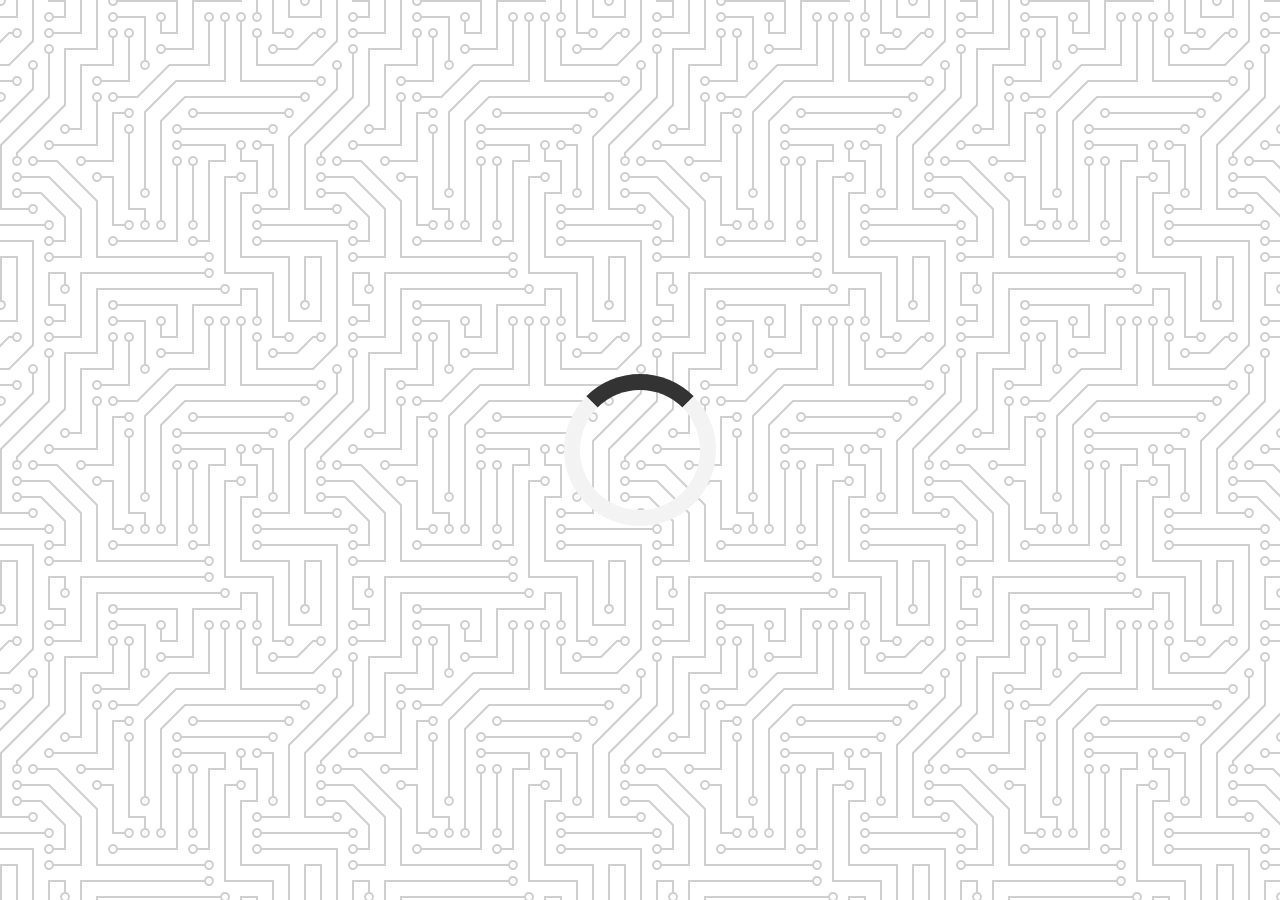
<file: 20projects/01 - quote-generator/index.html>
<!DOCTYPE html>
<html lang="en">
<head>
    <meta charset="UTF-8">
    <meta name="viewport" content="width=device-width, initial-scale=1.0">
    <title>Template</title>
    <link rel="icon" type="image/png" href="favicon.png">
    <link rel="stylesheet" href="https://cdnjs.cloudflare.com/ajax/libs/font-awesome/5.10.2/css/all.min.css"/>
    <link rel="stylesheet" href="style.css">
</head>
<body>
    <div class="quote-container" id="quote-container">
        <!-- Quote -->
        <div class="quote-text">
            <i class="fas fa-quote-left"></i>
            <span id="quote">What you are is what you have been. What you'll be is what you do now.</span>
        </div>
        <!-- Author -->
        <div class="quote-author">
            <span id="author">Buddha</span>
        </div>
        <!-- Buttons -->
        <div class="button-container">
            <button class="twitter-button" id="twitter" title="Tweet This!">
                <i class="fab fa-twitter"></i>
            </button>
            <button id="new-quote">New Quote</button>
        </div>
    </div>
    <!-- Loader -->
    <div class="loader" id="loader"></div>
    <!-- Script -->
    <script src="script.js"></script>
</body>
</html>
</file>
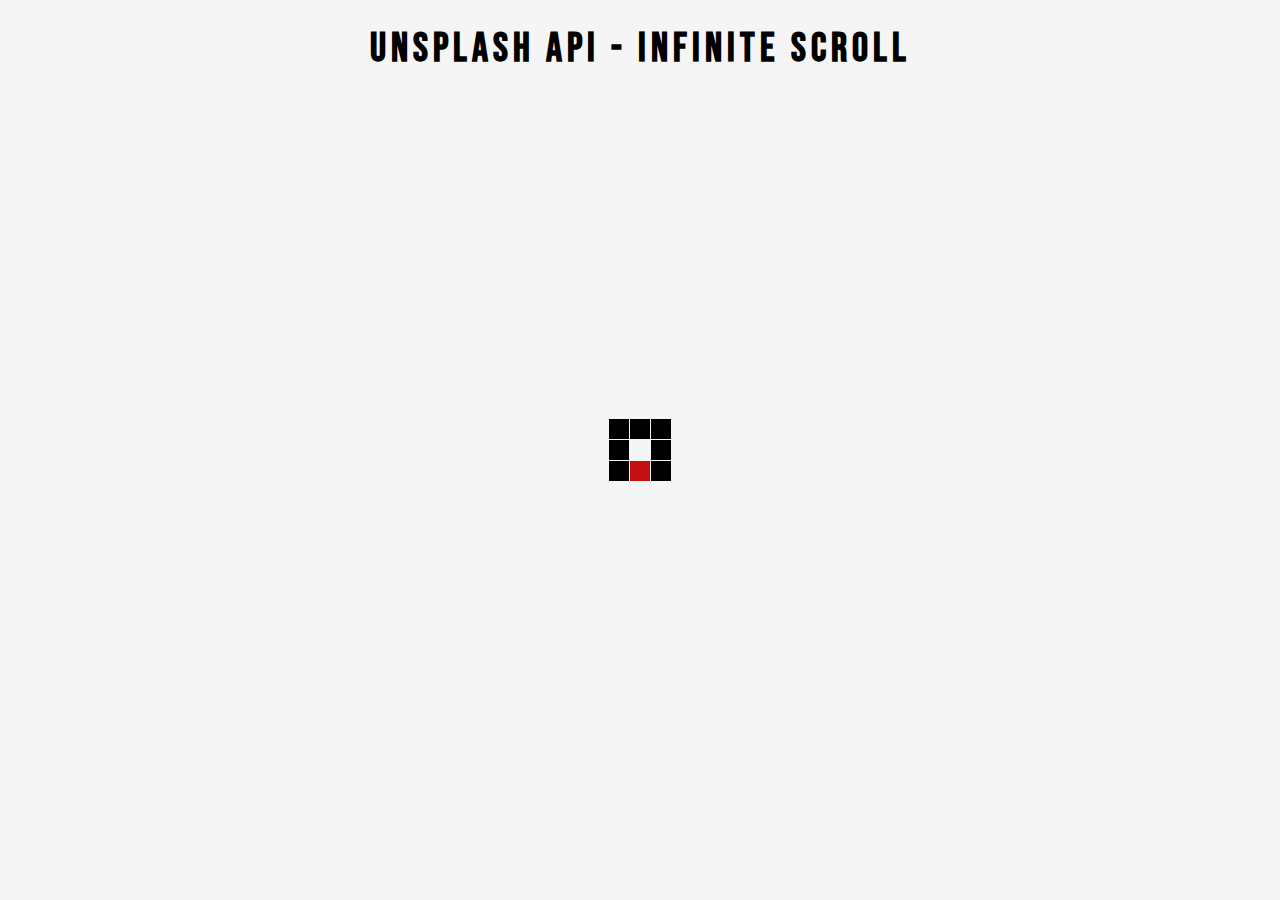
<file: 20projects/02 - infinite-scroll/index.html>
<!DOCTYPE html>
<html lang="en">
<head>
    <meta charset="UTF-8">
    <meta name="viewport" content="width=device-width, initial-scale=1.0">
    <title>Infinite Scroll</title>
    <link rel="icon" type="image/png" href="https://s2.googleusercontent.com/s2/favicons?domain=www.jacinto.design">
    <link rel="stylesheet" href="https://cdnjs.cloudflare.com/ajax/libs/font-awesome/5.10.2/css/all.min.css"/>
    <link rel="stylesheet" href="style.css">
</head>
<body>
    <!-- Title -->
    <h1>Unsplash API - Infinite Scroll</h1>
    <!-- Loader -->
    <div class="loader" id="loader">
        <img src="loader.svg" alt="Loading">
    </div>
    <!-- Image Container -->
    <div class="image-container" id="image-container">        
    </div>
    <!-- Script -->
    <script src="script.js"></script>
</body>
</html>
</file>
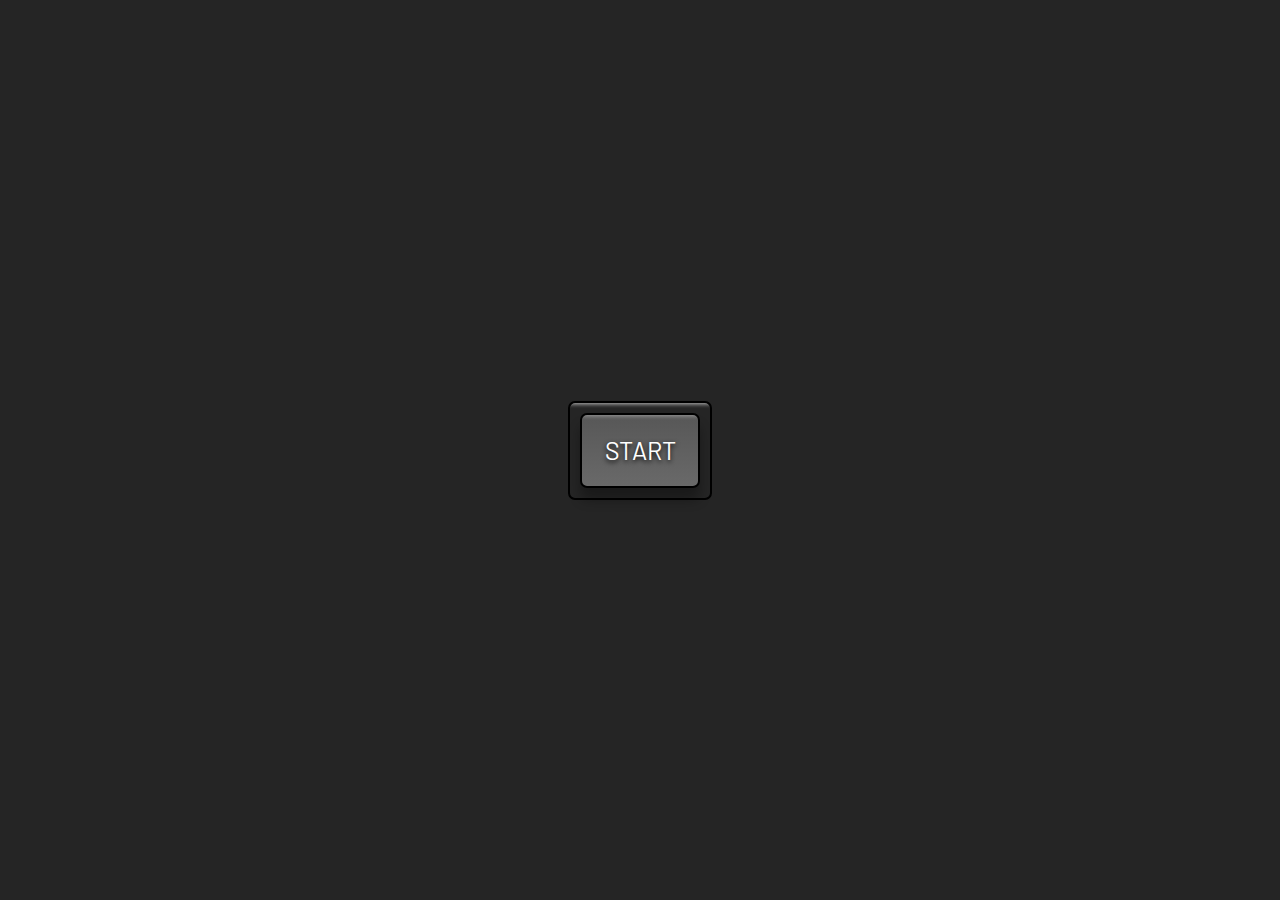
<file: 20projects/03 - picture-in-picture/index.html>
<!DOCTYPE html>
<html lang="en">
<head>
    <meta charset="UTF-8">
    <meta name="viewport" content="width=device-width, initial-scale=1.0">
    <title>Picture In Picutre</title>
    <link rel="icon" type="image/png" href="favicon.png">
    <link rel="stylesheet" href="https://cdnjs.cloudflare.com/ajax/libs/font-awesome/5.10.2/css/all.min.css"/>
    <link rel="stylesheet" href="style.css">
</head>
<body>
    <!-- Video -->
    <video id="video" controls height="360" width="640" hidden></video>
    <!-- Button -->
    <div class="button-container">
        <button id="button">START</button>
    </div>
    <!-- Script -->
    <script src="script.js"></script>
</body>
</html>
</file>
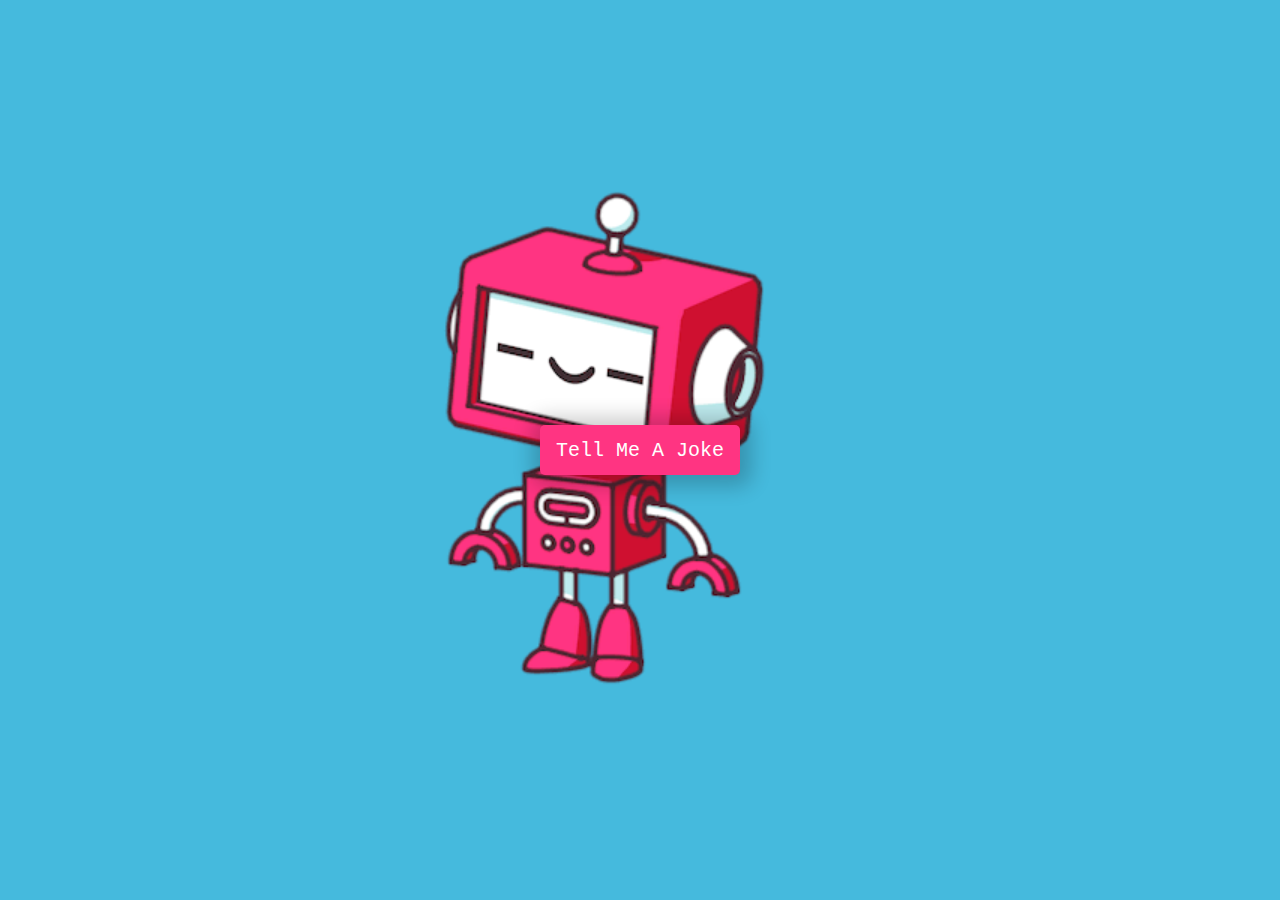
<file: 20projects/04 - joke-tellter/index.html>
<!DOCTYPE html>
<html lang="en">
<head>
    <meta charset="UTF-8">
    <meta name="viewport" content="width=device-width, initial-scale=1.0">
    <title>Template</title>
    <link rel="icon" type="image/png" href="favicon.png">
    <link rel="stylesheet" href="https://cdnjs.cloudflare.com/ajax/libs/font-awesome/5.10.2/css/all.min.css"/>
    <link rel="stylesheet" href="style.css">
</head>
<body>
    <div class="container">
        <button id="button">Tell Me A Joke</button>
        <audio id="audio" controls hidden></audio>
    </div>
    <!-- Script -->
    <script src="script.js"></script>
</body>
</html>
</file>
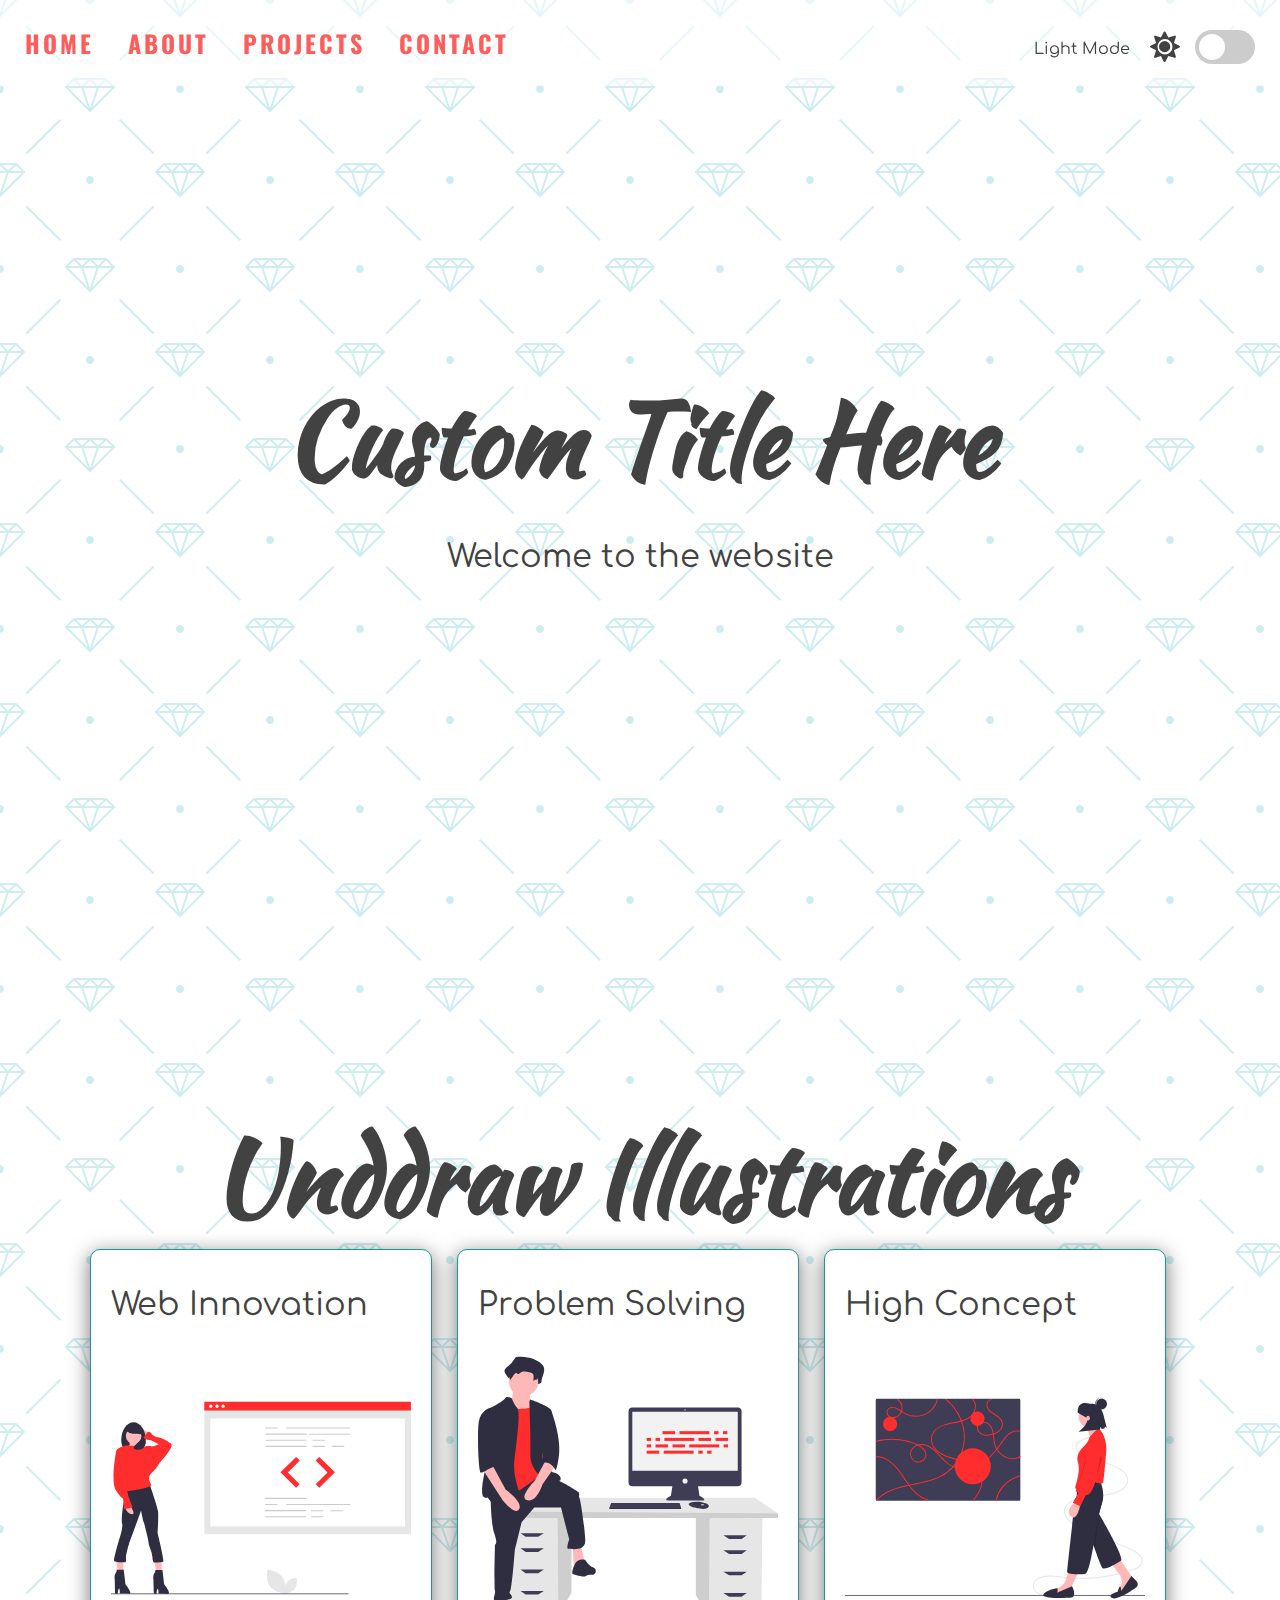
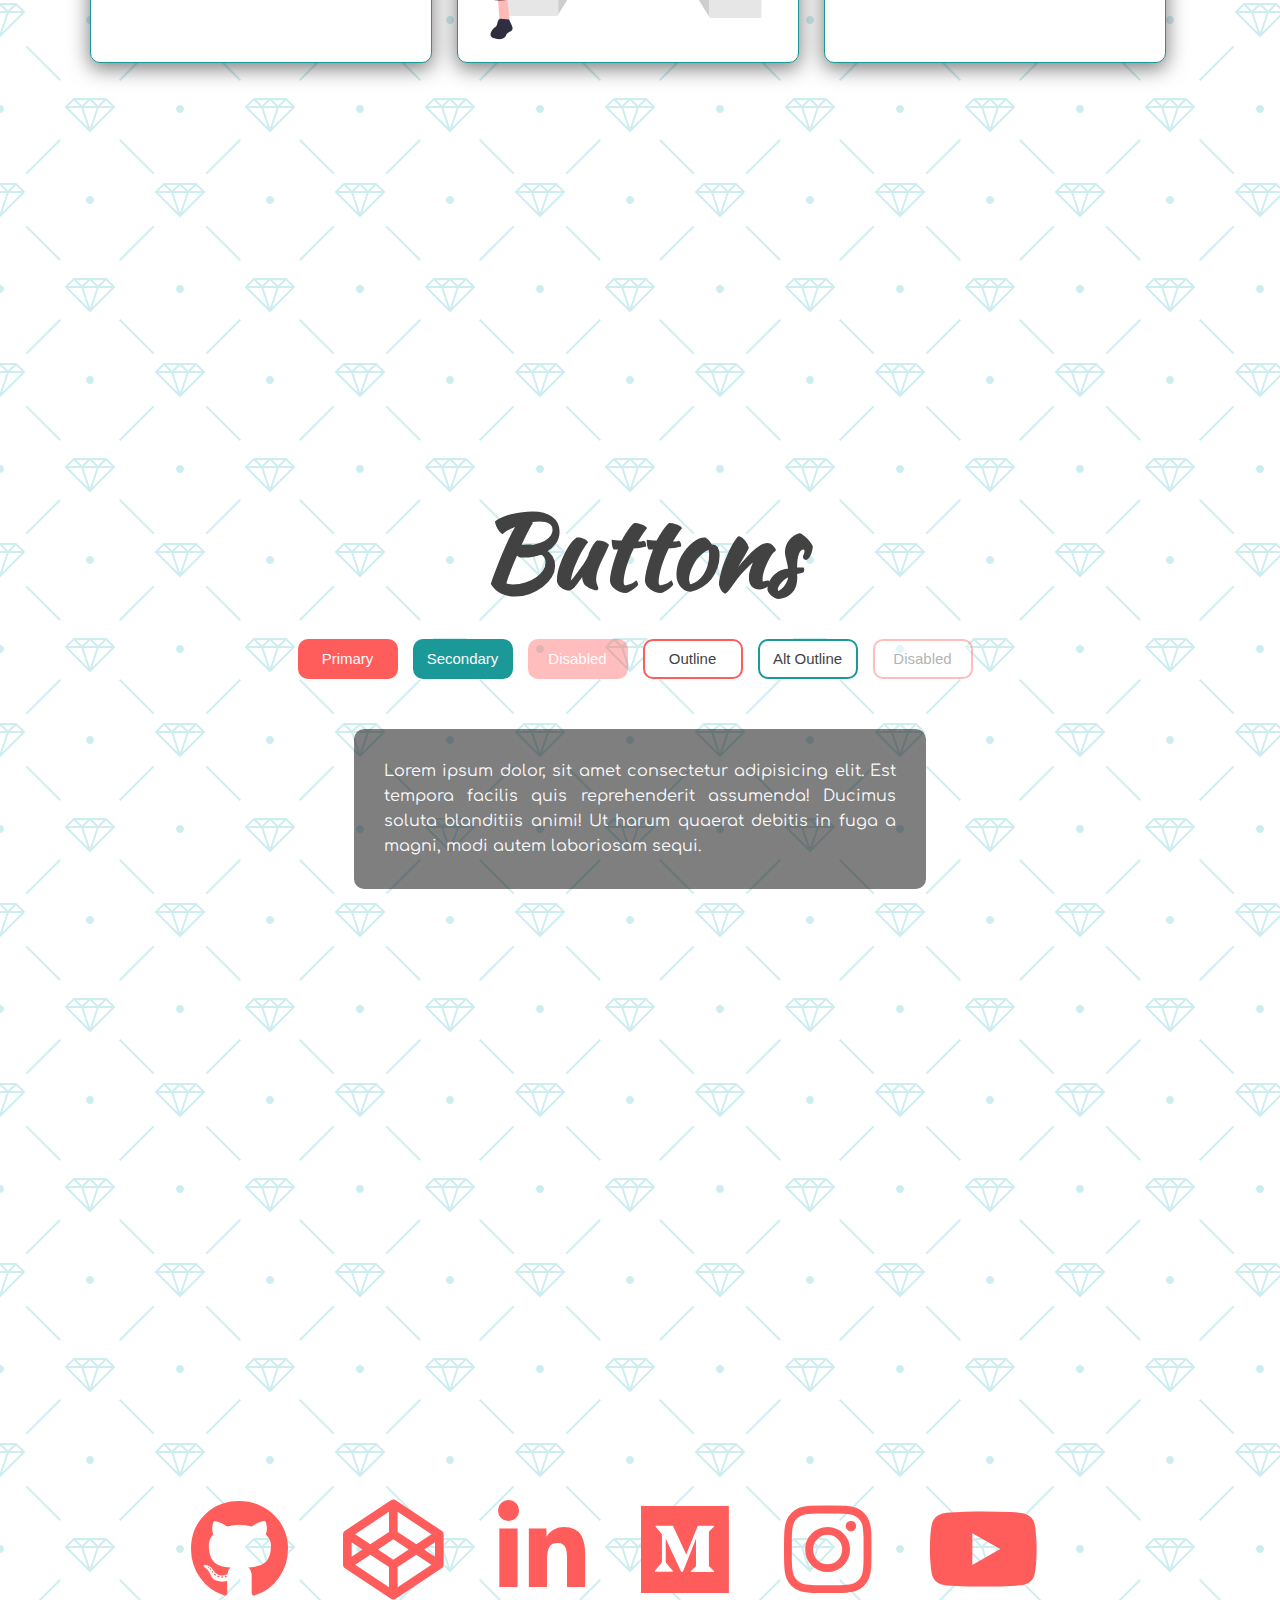
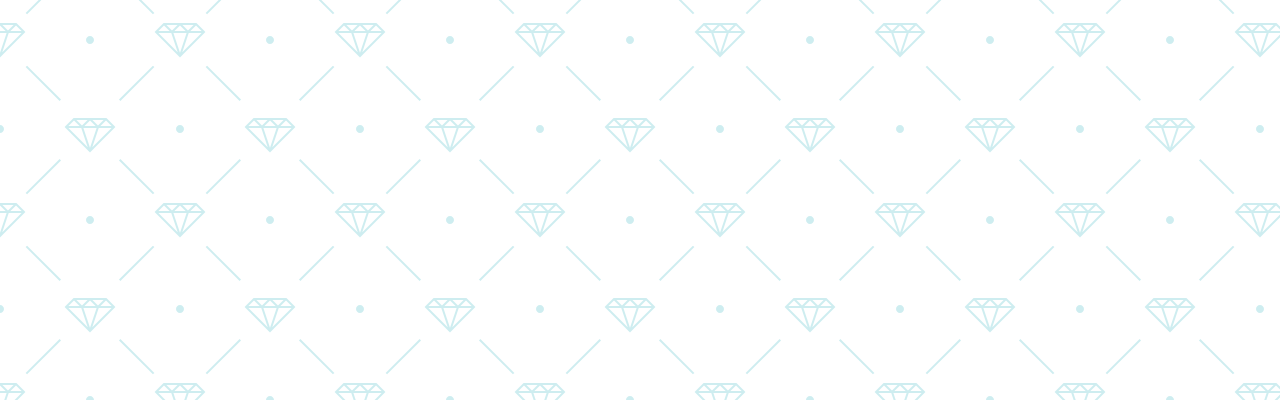
<file: 20projects/05 - light-dark-mode/index.html>
<!DOCTYPE html>
<html lang="en">
<head>
    <meta charset="UTF-8">
    <meta name="viewport" content="width=device-width, initial-scale=1.0">
    <title>Light Dark Mode</title>
    <link rel="icon" type="image/png" href="favicon.png">
    <link rel="stylesheet" href="https://cdnjs.cloudflare.com/ajax/libs/font-awesome/5.10.2/css/all.min.css"/>
    <link rel="stylesheet" href="style.css">
</head>
<body>
    <!-- Dark Mode Switch -->
    <div class="theme-switch-wrapper">
        <span id="toggle-icon">
            <span class="toggle-text">Light Mode</span>
            <i class="fas fa-sun"></i>
        </span>
        <label class="theme-switch">
            <input type="checkbox">
            <div class="slider round"></div>
        </label>
    </div>
    <!-- Navigation -->
    <nav id="nav">
        <a href="#home">HOME</a>
        <a href="#about">ABOUT</a>
        <a href="#projects">PROJECTS</a>
        <a href="#contact">CONTACT</a>
    </nav>
    <!-- Home Section -->
    <section id="home">
        <div class="title-group">
            <h1>Custom Title Here</h1>
            <h2>Welcome to the website</h2>
        </div>
    </section>
    <!-- ABout Section -->
    <section id="about">
        <h1>Unddraw Illustrations</h1>
        <div class="about-container">
            <div class="image-container">
                <h2>Web Innovation</h2>
                <img src="img/undraw_proud_coder_light.svg" alt="Proud Coder" id="image1">
            </div>
            <div class="image-container">
                <h2>Problem Solving</h2>
                <img src="img/undraw_feeling_proud_light.svg" alt="Proud Coder" id="image2">
            </div>
            <div class="image-container">
                <h2>High Concept</h2>
                <img src="img/undraw_conceptual_idea_light.svg" alt="Proud Coder" id="image3">
            </div>
        </div>
    </section>
    <!-- Projects Section -->
    <section id="projects">
        <h1>Buttons</h1>
        <div class="buttons">
            <button class="primary">Primary</button>
            <button class="secondary">Secondary</button>
            <button class="primary" disabled>Disabled</button>
            <button class="outline">Outline</button>
            <button class="secondary outline">Alt Outline</button>
            <button class="outline" disabled>Disabled</button>
        </div>
        <div class="text-box" id="text-box">
            <p>Lorem ipsum dolor, sit amet consectetur adipisicing elit. Est tempora facilis quis reprehenderit assumenda! Ducimus soluta blanditiis animi! Ut harum quaerat debitis in fuga a magni, modi autem laboriosam sequi.</p>
        </div>
    </section>
    <section id="contact">
        <div class="social-icons">
            <i class="fab fa-github"></i>
            <i class="fab fa-codepen"></i>
            <i class="fab fa-linkedin-in"></i>
            <i class="fab fa-medium"></i>
            <i class="fab fa-instagram"></i>
            <i class="fab fa-youtube"></i>
        </div>
    </section>
    <!-- Script -->
    <script src="script.js"></script>
</body>
</html>
</file>
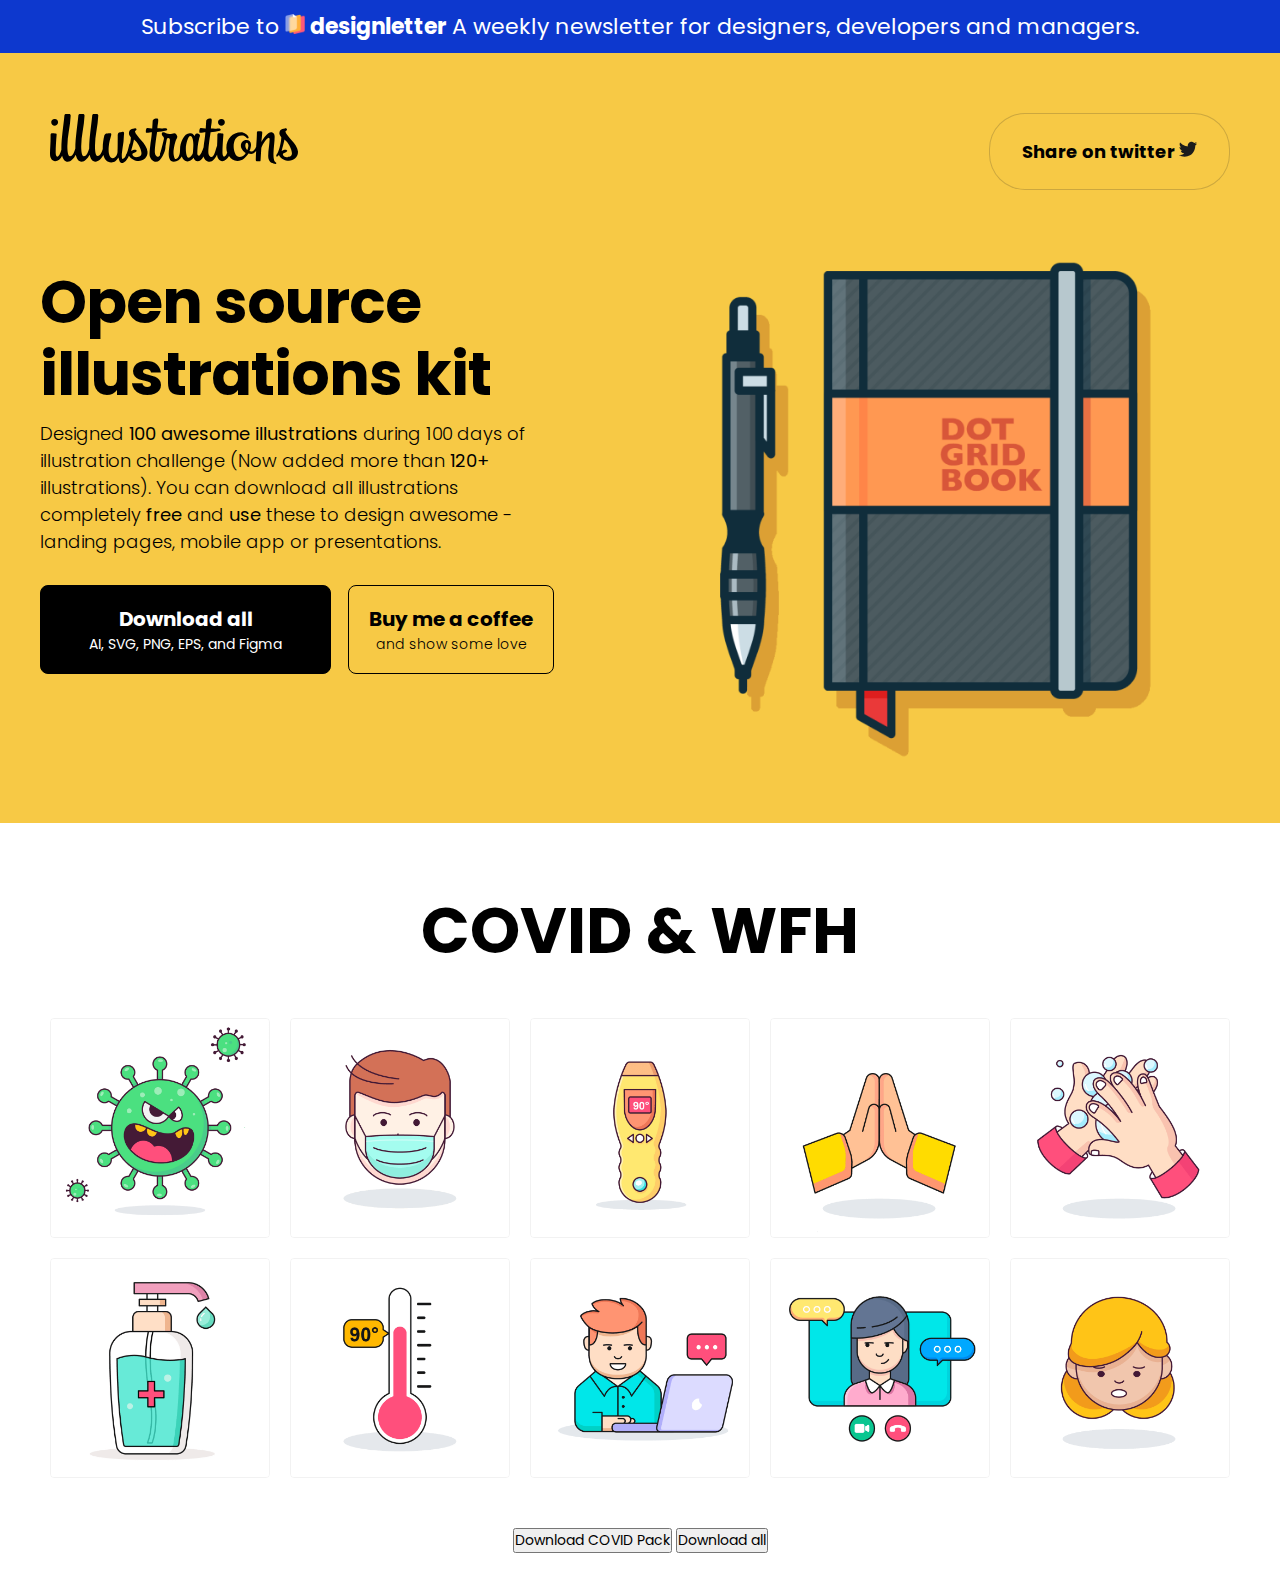
<file: clone-design-anything-website/illlustrations clone/index.html>
<!DOCTYPE html>
<html lang="en">
<head>
    <meta charset="UTF-8">
    <meta name="viewport" content="width=device-width, initial-scale=1.0">
    <link rel="stylesheet" href="./index.css">
    <link rel="icon" href="./image/favicon-32x32.png">
    <link rel="preconnect" href="https://fonts.gstatic.com">
    <link href="https://fonts.googleapis.com/css2?family=Poppins:ital,wght@0,400;0,700;1,300&display=swap" rel="stylesheet">
    <title>Illlustrations</title>
</head>
<body>
    <header>
        <div class="header_title_content">
            <div class="container">
                <p> 
                    <a class="header_title_content_para" href="" target="_blank">
                        Subscribe to 
                        <strong class="header_title_content_para_strong"><img class="header_title_content_para_img"
                                src="./image/designletter-logo.png" alt=""> designletter</strong>
                        <span class="header_title_content_para_span">A weekly newsletter for designers, developers and managers.</span>
                    </a>
                </p>
            </div>
        </div>
    </header>
    <section class="source">
        <div class="container">
            <div class="source_header">
                <div class="source_logo">
                    <img src="./image/logo.svg" alt="">
                </div>
                <div class="source_button">
                    <button>Share on twitter <img src="./image/twitter.svg" alt=""></button>
                </div>
            </div>
            
            <div class="source_content_layout">
                <div class="source_content">
                    <div class="source_content_main">
                        <h1>Open source <br/> illustrations kit</h1>
                    </div>
                    <div class="source_content_para">
                        <p>Designed <strong> 100 awesome illustrations </strong> during 100 days of <br/> illustration challenge (Now added more than 
                            <strong>120+<br/></strong>
                            illustrations). You can download all illustrations <br/> completely <strong>free</strong> and <strong>use</strong> these to design awesome - <br/> landing pages,
                            mobile app or presentations.</p>
                    </div>
                    <div class="source_button_layout">
                        <div class="source_content_download">
                            <button class="js-download"><h4 >Download all</h4>
                                AI, SVG, PNG, EPS, and Figma
                            </button>
                            <ul class="js-download" id="js-download-list">
                                <li class="js-download-list">AI, SVG and PNG Files</li>
                                <li class="js-download-list">AI, SVG and PNG Files</li>
                                <li class="js-download-list">AI, SVG and PNG Files</li>
                            </ul>
                        </div>
                        <div class="source_content_buy-coffee">
                            <button><h4>Buy me a coffee</h4>
                                and show some love
                            </button>
                        </div>
                    </div>
                </div>
                <div class="source_content_notebook">
                    <img class="source_content_notebook" src="./image/notebook.png" alt="">
                </div>
            </div>
            
        </div>
    </section>
    <section class="covid-and-wfh">
        <div class="container">
            <div class="covid-and-wfh-layout">
                <div class="covid-and-wfh-main">
                    <h1>COVID & WFH</h1>
                </div>
                <div class="covid-and-wfh-content">
                    <div class="covid-and-wfh-content-box-wrap">
                        <div class="covid-and-wfh-content-box">
                            <img src="./image/130-COVID-Virus.png" alt="">
                            <div class="background-top"></div>
                            <p>130: COVID Virus</p>
                            <button class="svg">SVG</button>
                            <button class="png">PNG</button>
                            <div class="background-bottom"></div>
                        </div>       
                    </div>
                    <div class="covid-and-wfh-content-box-wrap">
                        <div class="covid-and-wfh-content-box">
                            <img src="./image/129-wear-mask.png" alt="">
                            <div class="background-top"></div>
                            <p>130: COVID Virus</p>
                            <button class="svg">SVG</button>
                            <button class="png">PNG</button>
                            <div class="background-bottom"></div>
                        </div>       
                    </div>
                    <div class="covid-and-wfh-content-box-wrap">
                        <div class="covid-and-wfh-content-box">
                            <img src="./image/128-forehead-tester.png" alt="">
                                <div class="background-top"></div>
                                <p>130: COVID Virus</p>
                                <button class="svg">SVG</button>
                                <button class="png">PNG</button>
                                <div class="background-bottom"></div>
                        </div>       
                    </div>
                    <div class="covid-and-wfh-content-box-wrap">
                        <div class="covid-and-wfh-content-box">
                            <img src="./image/126-namaste-no-hand-shake.png" alt="">
                                <div class="background-top"></div>
                                <p>130: COVID Virus</p>
                                <button class="svg">SVG</button>
                                <button class="png">PNG</button>
                                <div class="background-bottom"></div>
                        </div>       
                    </div>
                    <div class="covid-and-wfh-content-box-wrap">
                        <div class="covid-and-wfh-content-box">
                            <img src="./image/125-wash-hand.png" alt="">
                                <div class="background-top"></div>
                                <p>130: COVID Virus</p>
                                <button class="svg">SVG</button>
                                <button class="png">PNG</button>
                                <div class="background-bottom"></div>
                        </div>       
                    </div>
                    <div class="covid-and-wfh-content-box-wrap">
                        <div class="covid-and-wfh-content-box">
                            <img src="./image/124-sanitizer.png" alt="">
                                <div class="background-top"></div>
                                <p>130: COVID Virus</p>
                                <button class="svg">SVG</button>
                                <button class="png">PNG</button>
                                <div class="background-bottom"></div>
                        </div>       
                    </div>
                    <div class="covid-and-wfh-content-box-wrap">
                        <div class="covid-and-wfh-content-box">
                            <img src="./image/123-temprature-meter.png" alt="">
                                <div class="background-top"></div>
                                <p>130: COVID Virus</p>
                                <button class="svg">SVG</button>
                                <button class="png">PNG</button>
                                <div class="background-bottom"></div>
                        </div>       
                    </div>
                    <div class="covid-and-wfh-content-box-wrap">
                        <div class="covid-and-wfh-content-box">
                            <img src="./image/122-work-from-home-2.png" alt="">
                                <div class="background-top"></div>
                                <p>130: COVID Virus</p>
                                <button class="svg">SVG</button>
                                <button class="png">PNG</button>
                                <div class="background-bottom"></div>
                        </div>       
                    </div>
                    <div class="covid-and-wfh-content-box-wrap">
                        <div class="covid-and-wfh-content-box">
                            <img src="./image/121-work-from-home-1.png" alt="">
                                <div class="background-top"></div>
                                <p>130: COVID Virus</p>
                                <button class="svg">SVG</button>
                                <button class="png">PNG</button>
                                <div class="background-bottom"></div>
                        </div>       
                    </div>
                    <div class="covid-and-wfh-content-box-wrap">
                        <div class="covid-and-wfh-content-box">
                            <img src="./image/127-sick-sneezing.png" alt="">
                                <div class="background-top"></div>
                                <p>130: COVID Virus</p>
                                <button class="svg">SVG</button>
                                <button class="png">PNG</button>
                                <div class="background-bottom"></div>
                        </div>       
                    </div>
                    
                    
                    
                    
                </div>
                <div class="covid-and-wfh-button">
                    <button class="covid-and-wfh-button-download">Download COVID Pack</button>
                    <button class="covid-and-wfh-button-download-all">Download all</button>
                </div>
            </div>
        </div>
    </section>
    <script src="https://cdnjs.cloudflare.com/ajax/libs/jquery/3.5.1/jquery.min.js"></script>
    <script src="./index.js"></script>
</body>
</html>
</file>
<file: 20projects/01 - quote-generator/style.css>
@import url('https://fonts.googleapis.com/css?family=Montserrat&display=swap');


html {
  box-sizing: border-box;
}

body {
  margin: 0;
  min-height: 100vh;
  background-color: #ffffff;
  background-color: #ffffff;
  background-image: url("data:image/svg+xml,%3Csvg xmlns='http://www.w3.org/2000/svg' viewBox='0 0 304 304' width='304' height='304'%3E%3Cpath fill='%23000000' fill-opacity='0.19' d='M44.1 224a5 5 0 1 1 0 2H0v-2h44.1zm160 48a5 5 0 1 1 0 2H82v-2h122.1zm57.8-46a5 5 0 1 1 0-2H304v2h-42.1zm0 16a5 5 0 1 1 0-2H304v2h-42.1zm6.2-114a5 5 0 1 1 0 2h-86.2a5 5 0 1 1 0-2h86.2zm-256-48a5 5 0 1 1 0 2H0v-2h12.1zm185.8 34a5 5 0 1 1 0-2h86.2a5 5 0 1 1 0 2h-86.2zM258 12.1a5 5 0 1 1-2 0V0h2v12.1zm-64 208a5 5 0 1 1-2 0v-54.2a5 5 0 1 1 2 0v54.2zm48-198.2V80h62v2h-64V21.9a5 5 0 1 1 2 0zm16 16V64h46v2h-48V37.9a5 5 0 1 1 2 0zm-128 96V208h16v12.1a5 5 0 1 1-2 0V210h-16v-76.1a5 5 0 1 1 2 0zm-5.9-21.9a5 5 0 1 1 0 2H114v48H85.9a5 5 0 1 1 0-2H112v-48h12.1zm-6.2 130a5 5 0 1 1 0-2H176v-74.1a5 5 0 1 1 2 0V242h-60.1zm-16-64a5 5 0 1 1 0-2H114v48h10.1a5 5 0 1 1 0 2H112v-48h-10.1zM66 284.1a5 5 0 1 1-2 0V274H50v30h-2v-32h18v12.1zM236.1 176a5 5 0 1 1 0 2H226v94h48v32h-2v-30h-48v-98h12.1zm25.8-30a5 5 0 1 1 0-2H274v44.1a5 5 0 1 1-2 0V146h-10.1zm-64 96a5 5 0 1 1 0-2H208v-80h16v-14h-42.1a5 5 0 1 1 0-2H226v18h-16v80h-12.1zm86.2-210a5 5 0 1 1 0 2H272V0h2v32h10.1zM98 101.9V146H53.9a5 5 0 1 1 0-2H96v-42.1a5 5 0 1 1 2 0zM53.9 34a5 5 0 1 1 0-2H80V0h2v34H53.9zm60.1 3.9V66H82v64H69.9a5 5 0 1 1 0-2H80V64h32V37.9a5 5 0 1 1 2 0zM101.9 82a5 5 0 1 1 0-2H128V37.9a5 5 0 1 1 2 0V82h-28.1zm16-64a5 5 0 1 1 0-2H146v44.1a5 5 0 1 1-2 0V18h-26.1zm102.2 270a5 5 0 1 1 0 2H98v14h-2v-16h124.1zM242 149.9V160h16v34h-16v62h48v48h-2v-46h-48v-66h16v-30h-16v-12.1a5 5 0 1 1 2 0zM53.9 18a5 5 0 1 1 0-2H64V2H48V0h18v18H53.9zm112 32a5 5 0 1 1 0-2H192V0h50v2h-48v48h-28.1zm-48-48a5 5 0 0 1-9.8-2h2.07a3 3 0 1 0 5.66 0H178v34h-18V21.9a5 5 0 1 1 2 0V32h14V2h-58.1zm0 96a5 5 0 1 1 0-2H137l32-32h39V21.9a5 5 0 1 1 2 0V66h-40.17l-32 32H117.9zm28.1 90.1a5 5 0 1 1-2 0v-76.51L175.59 80H224V21.9a5 5 0 1 1 2 0V82h-49.59L146 112.41v75.69zm16 32a5 5 0 1 1-2 0v-99.51L184.59 96H300.1a5 5 0 0 1 3.9-3.9v2.07a3 3 0 0 0 0 5.66v2.07a5 5 0 0 1-3.9-3.9H185.41L162 121.41v98.69zm-144-64a5 5 0 1 1-2 0v-3.51l48-48V48h32V0h2v50H66v55.41l-48 48v2.69zM50 53.9v43.51l-48 48V208h26.1a5 5 0 1 1 0 2H0v-65.41l48-48V53.9a5 5 0 1 1 2 0zm-16 16V89.41l-34 34v-2.82l32-32V69.9a5 5 0 1 1 2 0zM12.1 32a5 5 0 1 1 0 2H9.41L0 43.41V40.6L8.59 32h3.51zm265.8 18a5 5 0 1 1 0-2h18.69l7.41-7.41v2.82L297.41 50H277.9zm-16 160a5 5 0 1 1 0-2H288v-71.41l16-16v2.82l-14 14V210h-28.1zm-208 32a5 5 0 1 1 0-2H64v-22.59L40.59 194H21.9a5 5 0 1 1 0-2H41.41L66 216.59V242H53.9zm150.2 14a5 5 0 1 1 0 2H96v-56.6L56.6 162H37.9a5 5 0 1 1 0-2h19.5L98 200.6V256h106.1zm-150.2 2a5 5 0 1 1 0-2H80v-46.59L48.59 178H21.9a5 5 0 1 1 0-2H49.41L82 208.59V258H53.9zM34 39.8v1.61L9.41 66H0v-2h8.59L32 40.59V0h2v39.8zM2 300.1a5 5 0 0 1 3.9 3.9H3.83A3 3 0 0 0 0 302.17V256h18v48h-2v-46H2v42.1zM34 241v63h-2v-62H0v-2h34v1zM17 18H0v-2h16V0h2v18h-1zm273-2h14v2h-16V0h2v16zm-32 273v15h-2v-14h-14v14h-2v-16h18v1zM0 92.1A5.02 5.02 0 0 1 6 97a5 5 0 0 1-6 4.9v-2.07a3 3 0 1 0 0-5.66V92.1zM80 272h2v32h-2v-32zm37.9 32h-2.07a3 3 0 0 0-5.66 0h-2.07a5 5 0 0 1 9.8 0zM5.9 0A5.02 5.02 0 0 1 0 5.9V3.83A3 3 0 0 0 3.83 0H5.9zm294.2 0h2.07A3 3 0 0 0 304 3.83V5.9a5 5 0 0 1-3.9-5.9zm3.9 300.1v2.07a3 3 0 0 0-1.83 1.83h-2.07a5 5 0 0 1 3.9-3.9zM97 100a3 3 0 1 0 0-6 3 3 0 0 0 0 6zm0-16a3 3 0 1 0 0-6 3 3 0 0 0 0 6zm16 16a3 3 0 1 0 0-6 3 3 0 0 0 0 6zm16 16a3 3 0 1 0 0-6 3 3 0 0 0 0 6zm0 16a3 3 0 1 0 0-6 3 3 0 0 0 0 6zm-48 32a3 3 0 1 0 0-6 3 3 0 0 0 0 6zm16 16a3 3 0 1 0 0-6 3 3 0 0 0 0 6zm32 48a3 3 0 1 0 0-6 3 3 0 0 0 0 6zm-16 16a3 3 0 1 0 0-6 3 3 0 0 0 0 6zm32-16a3 3 0 1 0 0-6 3 3 0 0 0 0 6zm0-32a3 3 0 1 0 0-6 3 3 0 0 0 0 6zm16 32a3 3 0 1 0 0-6 3 3 0 0 0 0 6zm32 16a3 3 0 1 0 0-6 3 3 0 0 0 0 6zm0-16a3 3 0 1 0 0-6 3 3 0 0 0 0 6zm-16-64a3 3 0 1 0 0-6 3 3 0 0 0 0 6zm16 0a3 3 0 1 0 0-6 3 3 0 0 0 0 6zm16 96a3 3 0 1 0 0-6 3 3 0 0 0 0 6zm0 16a3 3 0 1 0 0-6 3 3 0 0 0 0 6zm16 16a3 3 0 1 0 0-6 3 3 0 0 0 0 6zm16-144a3 3 0 1 0 0-6 3 3 0 0 0 0 6zm0 32a3 3 0 1 0 0-6 3 3 0 0 0 0 6zm16-32a3 3 0 1 0 0-6 3 3 0 0 0 0 6zm16-16a3 3 0 1 0 0-6 3 3 0 0 0 0 6zm-96 0a3 3 0 1 0 0-6 3 3 0 0 0 0 6zm0 16a3 3 0 1 0 0-6 3 3 0 0 0 0 6zm16-32a3 3 0 1 0 0-6 3 3 0 0 0 0 6zm96 0a3 3 0 1 0 0-6 3 3 0 0 0 0 6zm-16-64a3 3 0 1 0 0-6 3 3 0 0 0 0 6zm16-16a3 3 0 1 0 0-6 3 3 0 0 0 0 6zm-32 0a3 3 0 1 0 0-6 3 3 0 0 0 0 6zm0-16a3 3 0 1 0 0-6 3 3 0 0 0 0 6zm-16 0a3 3 0 1 0 0-6 3 3 0 0 0 0 6zm-16 0a3 3 0 1 0 0-6 3 3 0 0 0 0 6zm-16 0a3 3 0 1 0 0-6 3 3 0 0 0 0 6zM49 36a3 3 0 1 0 0-6 3 3 0 0 0 0 6zm-32 0a3 3 0 1 0 0-6 3 3 0 0 0 0 6zm32 16a3 3 0 1 0 0-6 3 3 0 0 0 0 6zM33 68a3 3 0 1 0 0-6 3 3 0 0 0 0 6zm16-48a3 3 0 1 0 0-6 3 3 0 0 0 0 6zm0 240a3 3 0 1 0 0-6 3 3 0 0 0 0 6zm16 32a3 3 0 1 0 0-6 3 3 0 0 0 0 6zm-16-64a3 3 0 1 0 0-6 3 3 0 0 0 0 6zm0 16a3 3 0 1 0 0-6 3 3 0 0 0 0 6zm-16-32a3 3 0 1 0 0-6 3 3 0 0 0 0 6zm80-176a3 3 0 1 0 0-6 3 3 0 0 0 0 6zm16 0a3 3 0 1 0 0-6 3 3 0 0 0 0 6zm-16-16a3 3 0 1 0 0-6 3 3 0 0 0 0 6zm32 48a3 3 0 1 0 0-6 3 3 0 0 0 0 6zm16-16a3 3 0 1 0 0-6 3 3 0 0 0 0 6zm0-32a3 3 0 1 0 0-6 3 3 0 0 0 0 6zm112 176a3 3 0 1 0 0-6 3 3 0 0 0 0 6zm-16 16a3 3 0 1 0 0-6 3 3 0 0 0 0 6zm0 16a3 3 0 1 0 0-6 3 3 0 0 0 0 6zm0 16a3 3 0 1 0 0-6 3 3 0 0 0 0 6zM17 180a3 3 0 1 0 0-6 3 3 0 0 0 0 6zm0 16a3 3 0 1 0 0-6 3 3 0 0 0 0 6zm0-32a3 3 0 1 0 0-6 3 3 0 0 0 0 6zm16 0a3 3 0 1 0 0-6 3 3 0 0 0 0 6zM17 84a3 3 0 1 0 0-6 3 3 0 0 0 0 6zm32 64a3 3 0 1 0 0-6 3 3 0 0 0 0 6zm16-16a3 3 0 1 0 0-6 3 3 0 0 0 0 6z'%3E%3C/path%3E%3C/svg%3E");
  color: #000;
  font-family: Montserrat, sans-serif;
  font-weight: 700;
  text-align: center;
  display: flex;
  align-items: center;
  justify-content: center;
}

.quote-container {
  width: auto;
  max-width: 900px;
  padding: 20px 30px;
  border-radius: 10px;
  background-color: rgba(255, 255, 255, 0.4);
  box-shadow: 0 10px 10px 10px rgba(0, 0, 0, 0.2)
}

.quote-text {
  font-size: 2.75rem;
}

.long-quote {
  font-size: 2rem;
}

.fa-quote-left {
  font-size: 4rem;
}

.quote-author {
  margin-top: 15px;
  font-size: 2rem;
  font-weight: 400;
  font-style: italic;
}

.button-container {
  margin-top: 15px;
  display: flex;
  justify-content: space-between;
}

button {
  cursor: pointer;
  font-size: 1.2rem;
  height: 2.5rem;
  border: none;
  border-radius: 10px;
  color: #fff;
  background: #333;
  outline: none;
  padding: 0.5rem 1.8rem;
  box-shadow: 0 0.3rem rgba(121, 121, 121, 0.65);
}

button:hover {
  filter: brightness(110%);
}

button:active {
  transform: translate(0, 0.3rem);
  box-shadow: 0 0.1rem rgba(225, 255, 255, 0.65);
}

.twitter-button:hover {
  color: #38a1f3;
}

.fa-twitter {
  font-size: 1.5rem;
}

/* Loader */
.loader {
  border: 16px solid #f3f3f3;
  border-top: 16px solid #333;
  border-radius: 50%;
  width: 120px;
  height: 120px;
  animation: spin 2s linear infinite;
}

@keyframes spin {
  0% { transform:  rotate(0deg);}
  100% { transform:  rotate(360deg);}
}

/* Media Query: Tablet or Smaller */
@media screen and (max-width : 1000px) {
  .quote-container {
    margin: auto 10px;
  }

  .quote-text {
    font-size: 2.5rem;
  }
}
</file>
<file: 20projects/02 - infinite-scroll/style.css>
@import url('https://fonts.googleapis.com/css2?family=Bebas+Neue&display=swap');

html {
  box-sizing: border-box;
}

body {
  margin: 0;
  font-family: Bebas Neue, sans-serif;
  background: whitesmoke;
}

h1 {
  text-align: center;
  margin-top: 25px;
  margin-bottom: 15px;
  font-size: 40px;
  letter-spacing: 5px;
}

/* Loader */
.loader {
  position: fixed;
  top: 0;
  left: 0;
  bottom: 0;
  right: 0;
  /* background: rgba(255, 255, 255, 0.8); */
}

.loader img {
  position: fixed;
  top: 50%;
  left: 50%;
  transform: translate(-50%, -50%);
}

.image-container {
  margin: 10px 30%;
}

.image-container img {
  width: 100%;
  margin-top: 5px;
}

/* Media Query: Large Smartphone */
@media screen and (max-width: 600px){
  h1 {
    font-size: 20px;
  }

  .image-container {
    margin: 10px;
  }
}
</file>
<file: 20projects/03 - picture-in-picture/style.css>
@import url('https://fonts.googleapis.com/css2?family=Barlow:wght@100&display=swap');

html {
  box-sizing: border-box;
}

body {
  margin: 0;
  min-height: 100vh;
  display: flex;
  justify-content: center;
  align-items: center;
  background-color: rgb(37, 37, 37);
}

.button-container {
  border: 2px solid black;
  padding: 10px;
  border-radius: 7px;
  box-shadow: inset 0 20px 4px -19px rgba(255, 255, 255, 0.7);
}

button {
  cursor: pointer;
  outline: none;
  width: 120px;
  height: 75px;
  font-family: Barlow, sans-serif;
  font-size: 25px;
  color: white;
  text-shadow: 0 2px 5px black;
  background: linear-gradient(to top, #696969, #575757);
  border: 2px solid black;
  border-radius: 7px;
  box-shadow: inset 0 20px 4px -19px rgba(255, 255, 255, 0.4), 0 12px 12px 0 rgba(0, 0, 0, 0.3);
}

button:hover {
  background: linear-gradient(to bottom, #696969, #575757);
}

button:active {
  transform: translateY(3px);
  box-shadow: 0 6px 6px 0 rgba(0, 0, 0, 0.3);
}
</file>
<file: 20projects/04 - joke-tellter/style.css>
/* ROBOT.GIF from Giphy - https://giphy.com/gifs/robot-cinema-4d-eyedesyn-3o7abtn7DuREEpsyWY */

html {
  box-sizing: border-box;
}

body {
  margin: 0;
  background: #45badd;
}

.container {
  height: 100vh;
  width: 100vw;
  display: flex;
  flex-direction: column;
  justify-content: center;
  align-items: center;
  background: url('./robot.gif');
  background-size: contain;
  background-position: left center;
  background-repeat: no-repeat;
}

button {
  cursor: pointer;
  outline: none;
  width: 200px;
  height: 50px;
  font-family: 'Courier New', Courier, monospace;
  font-size: 20px;
  color: white;
  background: #ff3482;
  border: none;
  border-radius: 5px;
  box-shadow: 2px 2px 20px 10px rgba(0, 0, 0, 0.2);
}

button:hover {
  filter: brightness(95%);
}

button:active {
  transform: scale(0.98);
}

button:disabled {
  cursor: default;
  filter: brightness(30%);
}

/* Media Query: Tablet or Smaller */
@media screen and (max-width: 1000px) {
  .container {
    background-position: center center;
    background-size: cover;
  }
  button {
    box-shadow: 5px 5px 30px 20px rgba(0, 0, 0, 0.5);
  }
}
</file>
<file: 20projects/05 - light-dark-mode/style.css>
@import url('https://fonts.googleapis.com/css2?family=Kaushan+Script&display=swap');
@import url('https://fonts.googleapis.com/css2?family=Oswald:wght@300&display=swap');
@import url('https://fonts.googleapis.com/css2?family=Comfortaa&display=swap');



:root {
  --primary-color: rgb(255, 92, 92);
  --primary-variant: #ff2d2d;
  --secondary-color: #1b9999;
  --on-primary: rgb(250, 250, 250);
  --on-background: rgb(66, 66, 66);
  --on-background-alt: rgba(66, 66, 66, 0.7);
  --background: rgb(255, 255, 255);
  --box-shadow: 0 5px 20px 1px rgba(0, 0, 0, 0.5);
}

[data-theme="dark"] {
  --primary-color: rgb(150, 65, 255);
  --primary-variant: #6c63ff;
  --secondary-color: #03dac5;
  --on-primary: #000;
  --on-background: rgba(255, 255, 255, 0.9);
  --on-background-alt: rgba(255, 255, 255, 0.7);
  --background: #121212;
}

html {
  box-sizing: border-box;
  scroll-behavior: smooth;
}

body {
  margin: 0;
  color: var(--on-background);
  font-family: Comfortaa, sans-serif;
  background-color: var(--background);
  background-image: url("data:image/svg+xml,%3Csvg width='180' height='180' viewBox='0 0 180 180' xmlns='http://www.w3.org/2000/svg'%3E%3Cpath d='M81.28 88H68.413l19.298 19.298L81.28 88zm2.107 0h13.226L90 107.838 83.387 88zm15.334 0h12.866l-19.298 19.298L98.72 88zm-32.927-2.207L73.586 78h32.827l.5.5 7.294 7.293L115.414 87l-24.707 24.707-.707.707L64.586 87l1.207-1.207zm2.62.207L74 80.414 79.586 86H68.414zm16 0L90 80.414 95.586 86H84.414zm16 0L106 80.414 111.586 86h-11.172zm-8-6h11.173L98 85.586 92.414 80zM82 85.586L87.586 80H76.414L82 85.586zM17.414 0L.707 16.707 0 17.414V0h17.414zM4.28 0L0 12.838V0h4.28zm10.306 0L2.288 12.298 6.388 0h8.198zM180 17.414L162.586 0H180v17.414zM165.414 0l12.298 12.298L173.612 0h-8.198zM180 12.838L175.72 0H180v12.838zM0 163h16.413l.5.5 7.294 7.293L25.414 172l-8 8H0v-17zm0 10h6.613l-2.334 7H0v-7zm14.586 7l7-7H8.72l-2.333 7h8.2zM0 165.414L5.586 171H0v-5.586zM10.414 171L16 165.414 21.586 171H10.414zm-8-6h11.172L8 170.586 2.414 165zM180 163h-16.413l-7.794 7.793-1.207 1.207 8 8H180v-17zm-14.586 17l-7-7h12.865l2.333 7h-8.2zM180 173h-6.613l2.334 7H180v-7zm-21.586-2l5.586-5.586 5.586 5.586h-11.172zM180 165.414L174.414 171H180v-5.586zm-8 5.172l5.586-5.586h-11.172l5.586 5.586zM152.933 25.653l1.414 1.414-33.94 33.942-1.416-1.416 33.943-33.94zm1.414 127.28l-1.414 1.414-33.942-33.94 1.416-1.416 33.94 33.943zm-127.28 1.414l-1.414-1.414 33.94-33.942 1.416 1.416-33.943 33.94zm-1.414-127.28l1.414-1.414 33.942 33.94-1.416 1.416-33.94-33.943zM0 85c2.21 0 4 1.79 4 4s-1.79 4-4 4v-8zm180 0c-2.21 0-4 1.79-4 4s1.79 4 4 4v-8zM94 0c0 2.21-1.79 4-4 4s-4-1.79-4-4h8zm0 180c0-2.21-1.79-4-4-4s-4 1.79-4 4h8z' fill='%2349bdc9' fill-opacity='0.27' fill-rule='evenodd'/%3E%3C/svg%3E");
  
}

section {
  min-height: 100vh;
  display: flex;
  justify-content: center;
  align-items: center;
  flex-direction: column;
}

h1 {
  font-family: Kaushan Script ,sans-serif;
  font-size: 100px;
  margin-bottom: 0;
}

h2 {
  color: var(--on-background)-alt;
  font-size: 32px;
  font-weight: normal;
}

/* Navigation */
nav {
  z-index: 10;
  position: fixed;
  font-family: Oswald, sans-serif;
  font-size: 24px;
  letter-spacing: 3px;
  padding: 25px;
  width: 100vw;
  background: rgb(255 255 255 / 50%);
}

a {
  margin-right: 25px;
  color: var(--primary-color);
  text-decoration: none;
  border-bottom: 3px solid transparent;
  font-weight: bold;
}

a:hover,
a:focus {
  color: var(--on-background);
  border-bottom: 3px solid;
}

/* Home Section */
.title-group {
  text-align: center;
}

/* About Section */
.about-container {
  display: flex;
}

.image-container {
  border: 1px solid var(--secondary-color);
  border-radius: 10px;
  padding: 10px 20px;
  margin-right: 25px;
  width: auto;
  background: var(--background);
  box-shadow: var(--box-shadow);
}

img {
  height: 300px;
  width: 300px;
}

/* Projects Section */
.buttons {
  margin-top: 15px;
  margin-bottom: 50px;
}

button {
  min-width: 100px;
  height: 40px;
  cursor: pointer;
  border-radius: 10px;
  margin-right: 10px;
  border: 2px solid var(--primary-color);
  font-size: 15px;
  outline: none;
}

button:disabled {
  opacity: 0.4;
  cursor: default;
}

button:hover:not(.outline) {
  filter: brightness(110%);
}

.primary {
  background: var(--primary-color);
  color: var(--on-primary);
}

.secondary {
  border: 2px solid var(--secondary-color);
}

.secondary,
.secondary:hover,
.outline.secondary:hover {
  background: var(--secondary-color);
  color: var(--on-primary);
}

.outline {
  background: var(--background);
  color: var(--on-background);
}

.outline:hover {
  background: var(--primary-color);
  color: var(--on-primary);
}

.text-box {
  width: 40%;
  text-align: justify;
  background: rgb(0 0 0 / 50%);
  color: var(--on-primary);
  border-radius: 10px;
  padding: 30px;
}

p {
  margin: 0;
  line-height: 25px;
}

/* Contact Section */
.fab {
  font-size: 100px;
  margin-right: 50px;
  cursor: pointer;
  color: var(--primary-color);
}

.fab:hover {
  color: var(--on-background);
}

/* Dark Mode Toggle */
.theme-switch-wrapper {
  display: flex;
  align-items: center;
  z-index: 100;
  position: fixed;
  right: 25px;
  top: 30px;
}

.theme-switch-wrapper span {
  margin-right: 10px;
  font-size: 1rem;
}

.toggle-text {
  position: relative;
  top: -4px;
  right: 5px;
  color: var(--on-background);
}

.theme-switch {
  display: inline-block;
  height: 34px;
  position: relative;
  width: 60px;
}

.theme-switch input {
  display: none;
}

.slider {
  background: #ccc;
  bottom: 0;
  cursor: pointer;
  left: 0;
  position: absolute;
  right: 0;
  top: 0;
  transition: 0.4s;
}

.slider::before {
  background: #fff;
  bottom: 4px;
  content: "";
  height: 26px;
  left: 4px;
  position: absolute;
  transition: 0.4s;
  width: 26px;
}

input:checked + .slider {
  background: var(--primary-color);
}

input:checked + .slider::before {
  transform: translateX(26px);
}

.slider.round {
  border-radius: 34px;
}

.slider.round::before {
  border-radius: 50%;
}

.fas {
  font-size: 30px;
  margin-right: 5px;
}
</file>
<file: clone-design-anything-website/illlustrations clone/index.css>
* {
    font-size: 14px;
    box-sizing: border-box;
    font-family: 'Poppins', sans-serif;
    margin: 0;
    padding: 0;
}

.container {
    width: 1200px;
    height: auto;
    margin: 0px auto;
}

.header_title_content {
    padding: 10px 0px;
    text-align: center;
    background-color: #0d38ce;
}

.header_title_content_para {
    text-decoration: none;
    font-size: 22px;
    color: #ffff;
}

.header_title_content_para_img,
.header_title_content_para_strong,
.header_title_content_para_span {
    font-size: 22px;
    text-align: center;
}
.header_title_content_para_img {
    width: 20px;
    height: 20px;
}
.source {
    height: 770px;
    width: 100%;
    background-color: #f7c945;
}

.source_header {
    display: flex;
    justify-content: space-between;
    padding: 60px 10px;
}

.source_button > button {
    display: inline-block;
    text-align: center;
    text-decoration: none;
    padding: 24px 32px;
    border-radius: 36px;
    border: 1px solid rgba(35,36,37,.2);
    font-size: 18px;
    font-weight: 700;
    color: #000;
    background-color: #f7c945;
    cursor: pointer;
}
.source_button > button:hover {
    background-color: #f5be27;
    border: 1px solid rgba(7, 7, 7, 0.2);
}

.source_content_layout {
    display: flex;
    justify-content: space-between;
}
.source_button_layout {
    padding: 30px 32px 32px 0px;
    margin-right: 30px;
    display: flex;
    justify-content: space-between;
}

.source_content_notebook {
    position: relative;
    right: 0;
    top: 0;
}

.source_content_notebook > img {
    width: 450px;
    position: absolute;
    right: 70px;
}

.source_content_main > h1 {
    font-size: 60px;
    font-weight: 700;
    line-height: 120%;
    padding-top: 16px;
    margin-bottom: 10px;
    letter-spacing: -1px;
    color: #000;
}

.source_content_para p {
    font-size: 18px;
    line-height: 150%;
    font-weight: 300;
    padding-right: 90px;
}

.source_content_para > p > strong {
    font-size: 18px;
}
.source_content_download > button {
    background: #000;
    border: 1px solid #000;
    padding: 18px 48px;
    cursor: pointer;
    display: inline-block;
    transition: all .2s ease;
    border-radius: 8px;
    z-index: 11;
    position: relative;
    color: #fff;
}

.source_content_download > ul {
    list-style: none;
    background-color: #fff;
    transition: all .2s ease;
    border-radius: 8px;
    border-bottom-left-radius: 0px;
    border-bottom-right-radius: 0px;
    display: none;
}

.source_content_download > ul > li {
    height: 50px;
    padding: 20px 75px;
    border-bottom: 1px solid gainsboro;
}
.source_content_download > ul > li:nth-last-child(1) {
    border-bottom: 0px solid #fff;
    
}

.source_content_download > ul > li:hover {
    text-decoration: underline;
    cursor: pointer;
}

/* .source_button_layout .source_content_buy-coffee {
    margin: auto;
} */

.source_content_buy-coffee > button {
    font-weight: 300;
    background: #f7c945;
    border: 1px solid #000;
    padding: 18px 20px;
    cursor: pointer;
    transition: all .2s ease;
    border-radius: 8px;
    z-index: 11;
    position: relative;
    color: #fff;
}
.source_content_download > button > h4,
.source_content_buy-coffee > button > h4
 {
    font-size: 20px;
    font-weight: 700;
}

.source_content_buy-coffee > button,
.source_content_buy-coffee > button > h4 {
    color: #000;
}
.source_content_buy-coffee > button:hover {
    background-color: #f5be27;   
}


/* covid and wfh */
.covid-and-wfh-layout {
    display: flex;
    flex-direction: column;
    align-items: center;
    padding: 30px 0px;
}

.covid-and-wfh-main h1 {
    font-size: 64px;
    font-weight: 700;
    color: #000;
    padding: 30px 0px;
    font-style: normal;
}

.covid-and-wfh-content {
    display: flex;
    justify-content: space-between;
    padding: 0px 0px 40px 0px;
    flex-wrap: wrap;
    width: 100%;
}

.covid-and-wfh-content-box-wrap {
    padding: 10px;
    width: 20%;
    height: 240px;
    overflow: hidden;
    transition: all .2s ease;
}

.covid-and-wfh-content-box-wrap:hover {
    cursor: pointer;
    transition: all .2s ease;
}

.covid-and-wfh-content-box {
    position: relative;
    top: 0px;
    left: 0px;
    width: 100%;
    height: 100%;
    border: 1px solid rgba(0,0,0,.05);
    overflow: hidden;
    border-radius: 4px;
    transition: all .2s ease;
}

.covid-and-wfh-content-box p {
    position: absolute;
    top: -24px;
    color: #fff;
}

.covid-and-wfh-content-box > img {
    width: 100%;
    height: 100%;
    position: absolute;
    left: 0;
    top: 0;
}

.covid-and-wfh-content-box .svg,
.covid-and-wfh-content-box .png {
    position: absolute;
    left: 0;
    bottom: -45px;
    color: #fff;
    font-weight: 600;
    text-decoration: none;
    padding: 10px 18px;
    margin: 0 8px;
    border-radius: 6px;
}

.covid-and-wfh-content-box .svg {
    left: 30px;
    background: #0e63f9;
    border: 1px solid #0e63f9;
}

.covid-and-wfh-content-box .png {
    left: 110px;
    background: transparent;
    border: 1px solid #fff;
}
/* 
.covid-and-wfh-content-box .background {
    position: absolute;
    height: 100%;
    width: 100%;
    background-image: linear-gradient(to top, #ccc, #fff, #fff, #ccc);
    opacity: 0;
} */


.covid-and-wfh-content-box .background-top,
.covid-and-wfh-content-box .background-bottom {
    height: 25%;
    width: 100%;
    left: 0;
    background: linear-gradient(#666666, rgb(204 204 204 / 10%));
    position: absolute;
    opacity: 0;
    visibility: hidden;
    transition: all .2 ease;
}
.covid-and-wfh-content-box .background-bottom {
    position: absolute;
    bottom: 0;
    background: linear-gradient(rgb(204 204 204 / 10%), #666666);
}

/* 
.covid-and-wfh-content-box:hover .covid-and-wfh-content-box-info {
    visibility: visible;
    opacity: 1;
} */

.covid-and-wfh-content-box-wrap:hover > .covid-and-wfh-content-box .background-top, 
.covid-and-wfh-content-box-wrap:hover > .covid-and-wfh-content-box .background-bottom {
    visibility: visible;
    opacity: 1;
}

.covid-and-wfh-content-box-wrap:hover > .covid-and-wfh-content-box p {
    transition: all .2s ease;
    top: 10px;
    left: 10px;
}

.covid-and-wfh-content-box-wrap:hover > .covid-and-wfh-content-box .svg,
.covid-and-wfh-content-box-wrap:hover > .covid-and-wfh-content-box .png
 {
    transition: all .2s ease;
    bottom: 15px;
    z-index: 1;
    cursor: pointer;
}


/* end covid and wfh */

/* Design for mobile  */
@media screen and (max-width : 768px) {
    .container {
        width: 100%;
    }

    .header_title_content_para_span {
        display: none;
    }
    
    .header_title_content_para_strong {
        display: block;
        margin: 0px auto;
    }
    .source_header {
        flex-direction: column;
        align-items: center;
    }
    .source_logo {
        margin-bottom: 20px;
    }
}

/* Design for tablet */
@media screen and (min-width: 768px) and (max-width: 1024px) {
    
}

/* Design for desktop */
@media screen and (min-width: 1024px) {

}
</file>
